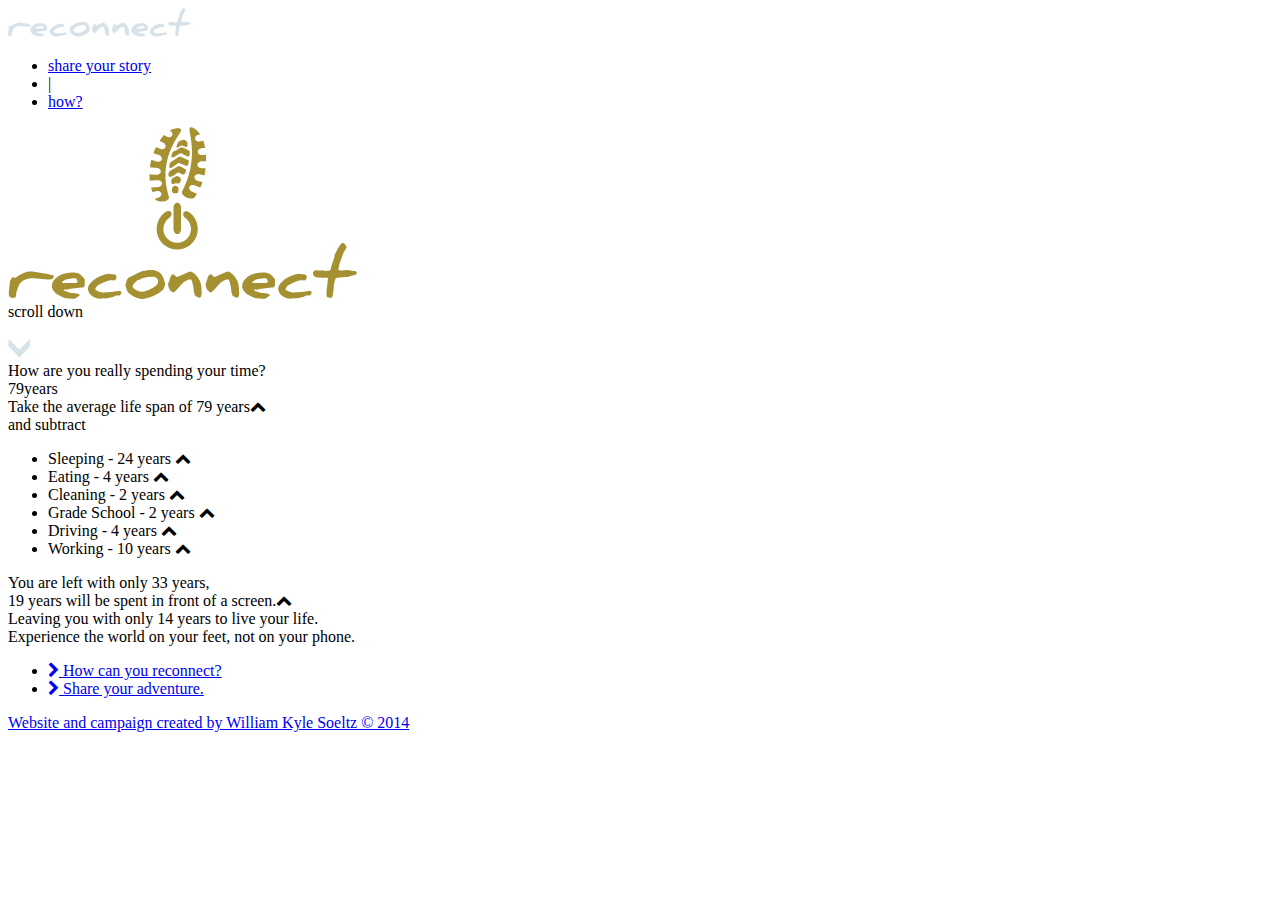
<file: wp-content/themes/reconnect/why-reconnect-assets/index.html>
<!DOCTYPE html>
<!--
    Reconnect Campaign
	William Soeltz-Szoets
    UML Senior Studio Spring 2014
    Index page
-->

<html>
  <head>
    <meta charset = "utf-8" />

    <link rel="shortcut icon" href="img/favicon.ico" type="image/x-icon">
	<link rel="icon" href="img/favicon.ico" type="image/x-icon">

    <link rel = "stylesheet" href = "http://soeltzdesign.com/goreconnect/css/reset.css" />
    <link rel = "stylesheet" href = "http://soeltzdesign.com/goreconnect/css/main.css" />

    <!-- Open Sans Google Font API -->
    <link href='http://fonts.googleapis.com/css?family=Open+Sans:400,300,600,700,800' rel='stylesheet' type='text/css'>
    <!-- Icon Font for Web -->
    <link href="http://netdna.bootstrapcdn.com/font-awesome/4.0.3/css/font-awesome.css" rel="stylesheet">
	<!-- jQuery -->
    <script src="http://ajax.googleapis.com/ajax/libs/jquery/2.0.2/jquery.min.js"></script>

    <script src="http://soeltzdesign.com/goreconnect/js/main.js"></script>


    <title>Reconnect</title>
  </head>



  <body>

  	<!-- Header. Will be a static element -->
  	<div id="header">
  		<div id="headerWrapper">
	  		<div id="logoHome"><a href="index.html"><img src="img/logoText.png" width="183" height="29" title="reconnect" alt="reconnect"/></a></div>
	  		<div id="rightNav">
	  			<ul>
	  				<li><a href="share.html">share your story</a></li>
	  				<li>|</li>
	  				<li><a href="how.html">how?</a></li>
	  				<!--<li>|</li>
	  				<li id="position"></li>  This is for testing purposes only-->
	  			</ul>
	  		</div>
	  	</div>
  	</div>



	<!-- Section 1, contains logo and scroll down prompt -->
	<div id="topLogo">
		<div id="logoCircle">
			<img src="img/logoMain.png" width="349" height="172" title="reconnect" alt="reconnect"/>
		</div>
		scroll down
		<br/><br/>
		<img src="img/down_arrow.png" width="23" height="19" title="scroll down" alt="scroll down"/>
	</div>

	<!-- Section 2, contains statisitcs -->
	<div id="pageExpander"></div>
	<div id="question">
		How are you <span class="semibold">really</span> spending your <span class="semibold">time</span>?
	</div>
	<div id="statistics">

		<div id="clockWrapper">
			<div id="clock">
				<div id="clockScreen"></div>
				<div id="clockWhite"></div>
				<div id="clockText">79<span class="clockSub">years</span></div>
			</div>
		</div>
		<div id="basedAverage_holder">
			<div id="basedAverage">
				Take the average life span of <span class="bold">79</span> years<i class="fa fa-chevron-up sub"></i>
			</div>
		</div>
		<div id="subtract_holder">
			<div id="subtract">
				and subtract&nbsp;
			</div>
		</div>
		<div id="necessities">
			<ul>
				<li id="sleeping">Sleeping - 24 years&nbsp;<i class="fa fa-chevron-up sub"></i></li>
				<li id="eating">Eating - 4 years&nbsp;<i class="fa fa-chevron-up sub"></i></li>
				<li id="cleaning">Cleaning - 2 years&nbsp;<i class="fa fa-chevron-up sub"></i></li>
				<li id="school">Grade School - 2 years&nbsp;<i class="fa fa-chevron-up sub"></i></li>
				<li id="driving">Driving - 4 years&nbsp;<i class="fa fa-chevron-up sub"></i></li>
				<li id="working">Working - 10 years&nbsp;<i class="fa fa-chevron-up sub"></i></li>
			</ul>
		</div>
		<div id="only33">
			You are left with only <span class="bold">33</span> years,
		</div>
		<div id="sixtyPercent">
			19 years will be spent in front of a screen.<i class="fa fa-chevron-up sub darkteal"></i>
		</div>
	</div>
	<!-- Section 3, states time remaining -->
	<div id="timeRemains">
		Leaving you with only <span class='semibold'>14 years to live</span> your life.
	</div>


	<!-- Footer. Will scroll up once statistics are done -->
	<div id="footer">
		<div id="footerWrapper">
			<div id="feetNotPhone">
				Experience the world on your feet, not on your phone.
			</div>
			<div id="bottomNav">
				<ul>
					<li><a href="how.html"><i class="fa fa-chevron-right"></i> How can you reconnect?</a></li>
					<li><a href="share.html"><i class="fa fa-chevron-right"></i> Share your adventure.</a></li>
				</ul>
			</div>
		</div>
	</div>

	<a class="credits" href="http://soeltzdesign.com" target="_blank">Website and campaign created by William Kyle Soeltz &copy; 2014</a>



  </body>

</html>
</file>
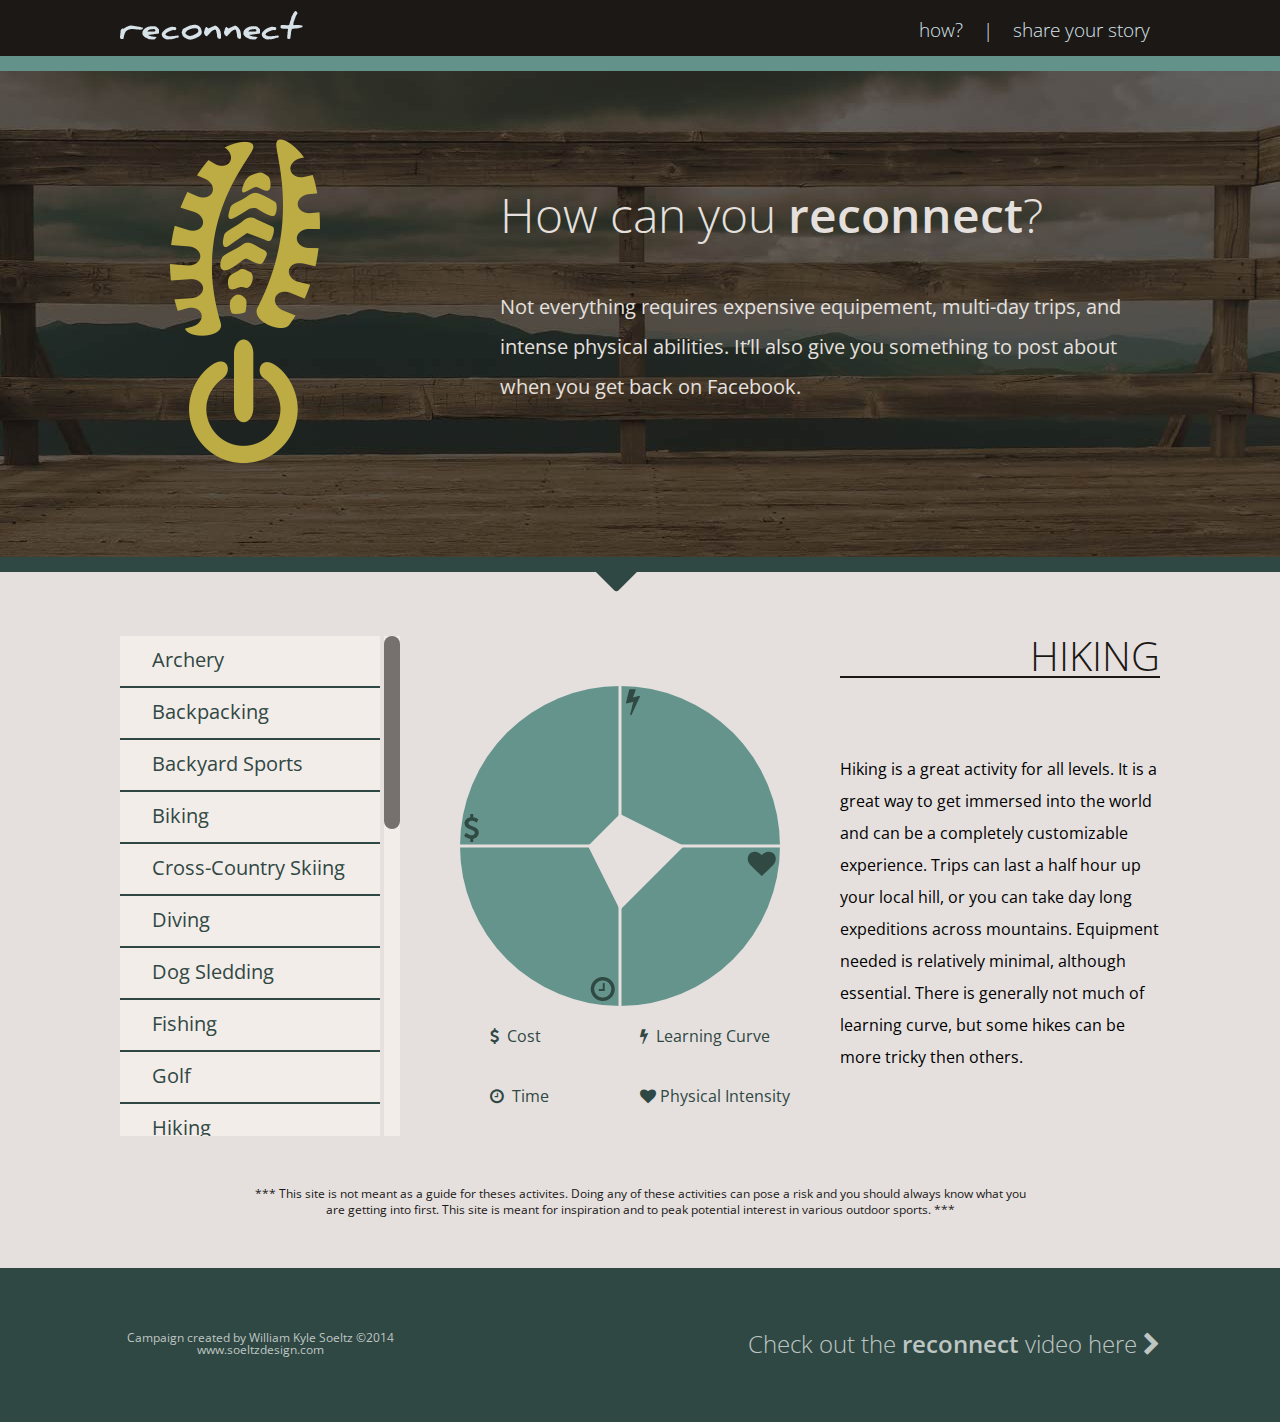
<file: wp-content/themes/reconnect/why-reconnect-assets/how.html>
<!DOCTYPE html>
<!--
    Reconnect Campaign
	  William Soeltz-Szoets
    UML Senior Studio Spring 2014
    How page
-->

<html>
  <head>
    <meta charset = "utf-8" />

    <link rel="shortcut icon" href="img/favicon.ico" type="image/x-icon">
    <link rel="icon" href="img/favicon.ico" type="image/x-icon">
    
    <link rel = "stylesheet" href = "css/reset.css" />
    <link rel = "stylesheet" href = "css/headerfooter.css" />
    <link rel = "stylesheet" href = "css/how.css" />
    
    <!-- Open Sans Google Font API -->
    <link href='http://fonts.googleapis.com/css?family=Open+Sans:400,300,600,700,800' rel='stylesheet' type='text/css'/>
    <!-- Icon Font for Web -->
    <link href="http://netdna.bootstrapcdn.com/font-awesome/4.0.3/css/font-awesome.css" rel="stylesheet"/>
	  <!-- jQuery -->
    <script src="http://ajax.googleapis.com/ajax/libs/jquery/2.0.2/jquery.min.js"></script>

    <!-- styles needed by jScrollPane -->
    <link type="text/css" href="css/jquery.jscrollpane.css" rel="stylesheet" media="all" />
    <!-- the mousewheel plugin - optional to provide mousewheel support -->
    <script type="text/javascript" src="js/jquery.mousewheel.js"></script>
    <!-- the jScrollPane script -->
    <script type="text/javascript" src="js/jquery.jscrollpane.min.js"></script>

    <!-- script and styles for colorbox -->
    <link rel="stylesheet" href="css/colorbox.css" />
    <script src="js/jquery.colorbox.js"></script>

    <!-- JS specific to how.html -->
    <script src="js/how.js"></script>
    
    
    <title>Reconnect</title>
  </head>
  <body>
    <div id="container">
    	<!-- Header. Will be a static element -->
    	<div id="header">
    		<div id="headerWrapper">
  	  		<div id="logoHome"><a href="index.html"><img src="img/logoText.png" width="183" height="29" title="reconnect" alt="reconnect"/></a></div>
  	  		<div id="rightNav">
  	  			<ul>
  	  				<li><a id="list1" href="javascript:void(0)"><a href="share.html">share your story</a></a></li>
  	  				<li><a id="list1" href="javascript:void(0)">|</a></li>
  	  				<li><a id="list1" href="javascript:void(0)"><a href="how.html">how?</a></a></li>
  	  			</ul>
  	  		</div>
  	  	</div>
    	</div>
      <div id="headerborder"></div>

      <div id="introWrapper">
        <div id="intro">
          <h3>How can you <span class="bold">reconnect</span>?</h3>
          <p class="intro">Not everything requires expensive equipement, multi-day trips, and intense physical abilities. It’ll also give you something to post about when you get back on Facebook.</p>
          <img id="downArrow" src="img/arrow.png" width="47" height="27"/>
        </div>
      </div>

      <div id="content" class="clearfix">
        <div id="options">
          <ul>
            <li><a id="list00" href="javascript:void(0)">archery</a></li>
            <li><a id="list01" href="javascript:void(0)">backpacking</a></li>
            <li><a id="list02" href="javascript:void(0)">backyard sports</a></li>
            <li><a id="list03" href="javascript:void(0)">biking</a></li>
            <li><a id="list04" href="javascript:void(0)">cross-Country skiing</a></li>
            <li><a id="list05" href="javascript:void(0)">diving</a></li>
            <li><a id="list06" href="javascript:void(0)">dog sledding</a></li>
            <li><a id="list07" href="javascript:void(0)">fishing</a></li>
            <li><a id="list08" href="javascript:void(0)">golf</a></li>
            <li><a id="list09" href="javascript:void(0)">hiking</a></li>
            <li><a id="list10" href="javascript:void(0)">horseback riding</a></li>
            <li><a id="list11" href="javascript:void(0)">ice climbing</a></li>
            <li><a id="list12" href="javascript:void(0)">ice skating</a></li>
            <li><a id="list13" href="javascript:void(0)">paddling and rowing</a></li>
            <li><a id="list14" href="javascript:void(0)">rock climbing</a></li>
            <li><a id="list15" href="javascript:void(0)">rollerblading</a></li>
            <li><a id="list16" href="javascript:void(0)">rope course</a></li>
            <li><a id="list17" href="javascript:void(0)">running</a></li>
            <li><a id="list18" href="javascript:void(0)">skiing/Snowboarding</a></li>
            <li><a id="list19" href="javascript:void(0)">snorkeling</a></li>
            <li><a id="list20" href="javascript:void(0)">snowshoeing</a></li>
            <li><a id="list21" href="javascript:void(0)">surfing</a></li>
            <li><a id="list22" href="javascript:void(0)">swimming</a></li>
            <li><a id="list23" href="javascript:void(0)">walking</a></li>
            <li><a id="list24" href="javascript:void(0)">white water rafting</a></li>
          </ul>
        </div>
        <div id="circle">
          <canvas id="myCanvas" width="320" height="320"></canvas>
          <img src="img/canvasOverlay.png" width="320" height="320" id="canvasOverlay"/>
          <table>
            <tr>
              <td><i class="fa fa-usd"></i>&nbsp;&nbsp;Cost</td>
              <td><i class="fa fa-bolt"></i>&nbsp;&nbsp;Learning Curve</td>
            </tr>
            <tr>
              <td><i class="fa fa-clock-o"></i>&nbsp;&nbsp;Time</td>
              <td><i class="fa fa-heart"></i>&nbsp;Physical Intensity</td>
            </tr>
          </table>
        </div>
        <div id="description">
          <h4 id="activityname">Hiking</h4>
          <p id="activitydescription">Hiking is a great activity for all levels. It is a great way to get immersed into the world and can be a completely customizable experience. Trips can last a half hour up your local hill, or you can take day long expeditions across mountains. Equipment needed is relatively minimal, although essential. There is generally not much of learning curve, but some hikes can be more tricky then others.</p>
        </div>
      </div>
      <div id="disclaimer">*** This site is not meant as a guide for theses activites. Doing any of these activities can pose a risk and you should always know what you are getting into first. This site is meant for inspiration and to peak potential interest in various outdoor sports. ***</div>

      <div id="footer">
        <div id="footerwrapper" class="clearfix">
          <div id="copyright">Campaign created by William Kyle Soeltz ©2014<br><a href="http://www.soeltzdesign.com" target="_blank">www.soeltzdesign.com</a></div>
          <div id="videolink"><a class="youtube" href="http://www.youtube.com/embed/YY8gfYZkEH8?rel=0&amp;wmode=transparent">Check out the <span class="bold">reconnect</span> video here <i class="fa fa-chevron-right"></i></a></div>
        </div>
      </div>
    </div>

   </body>
</html>
</file>
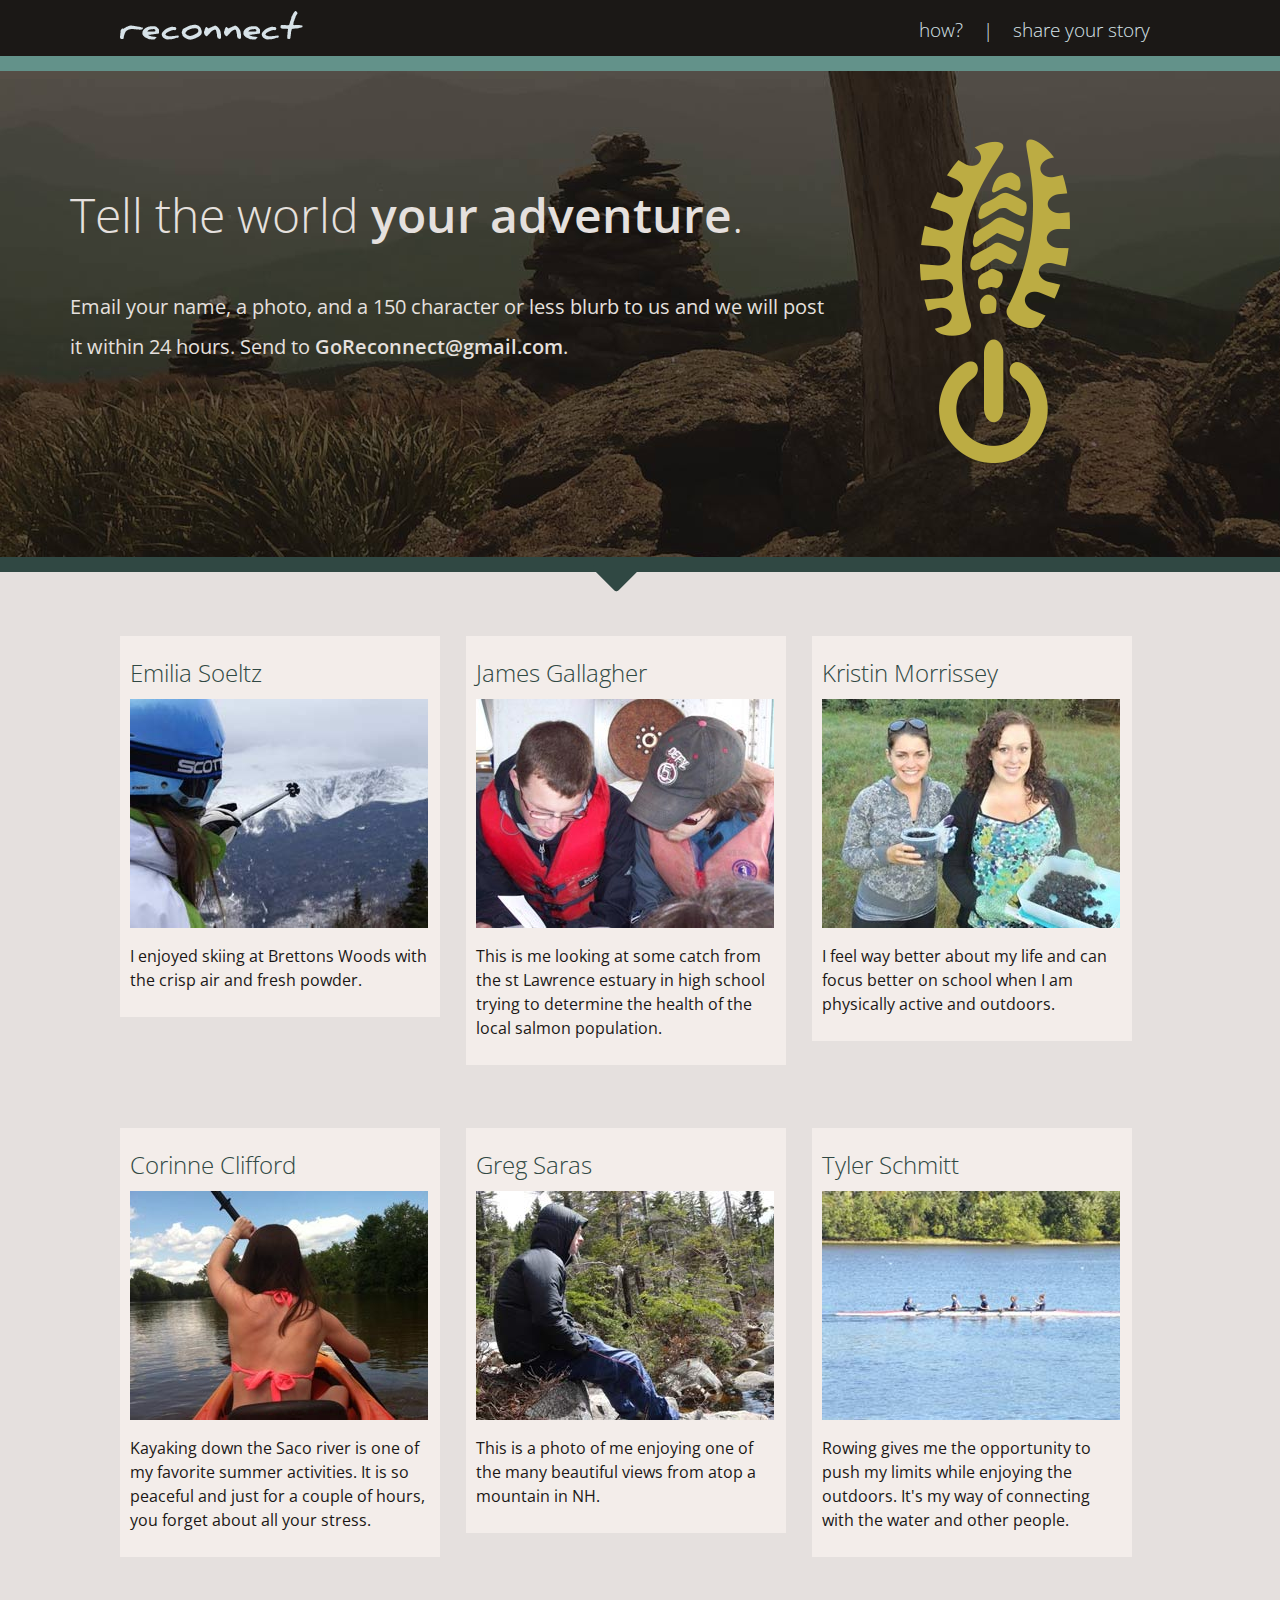
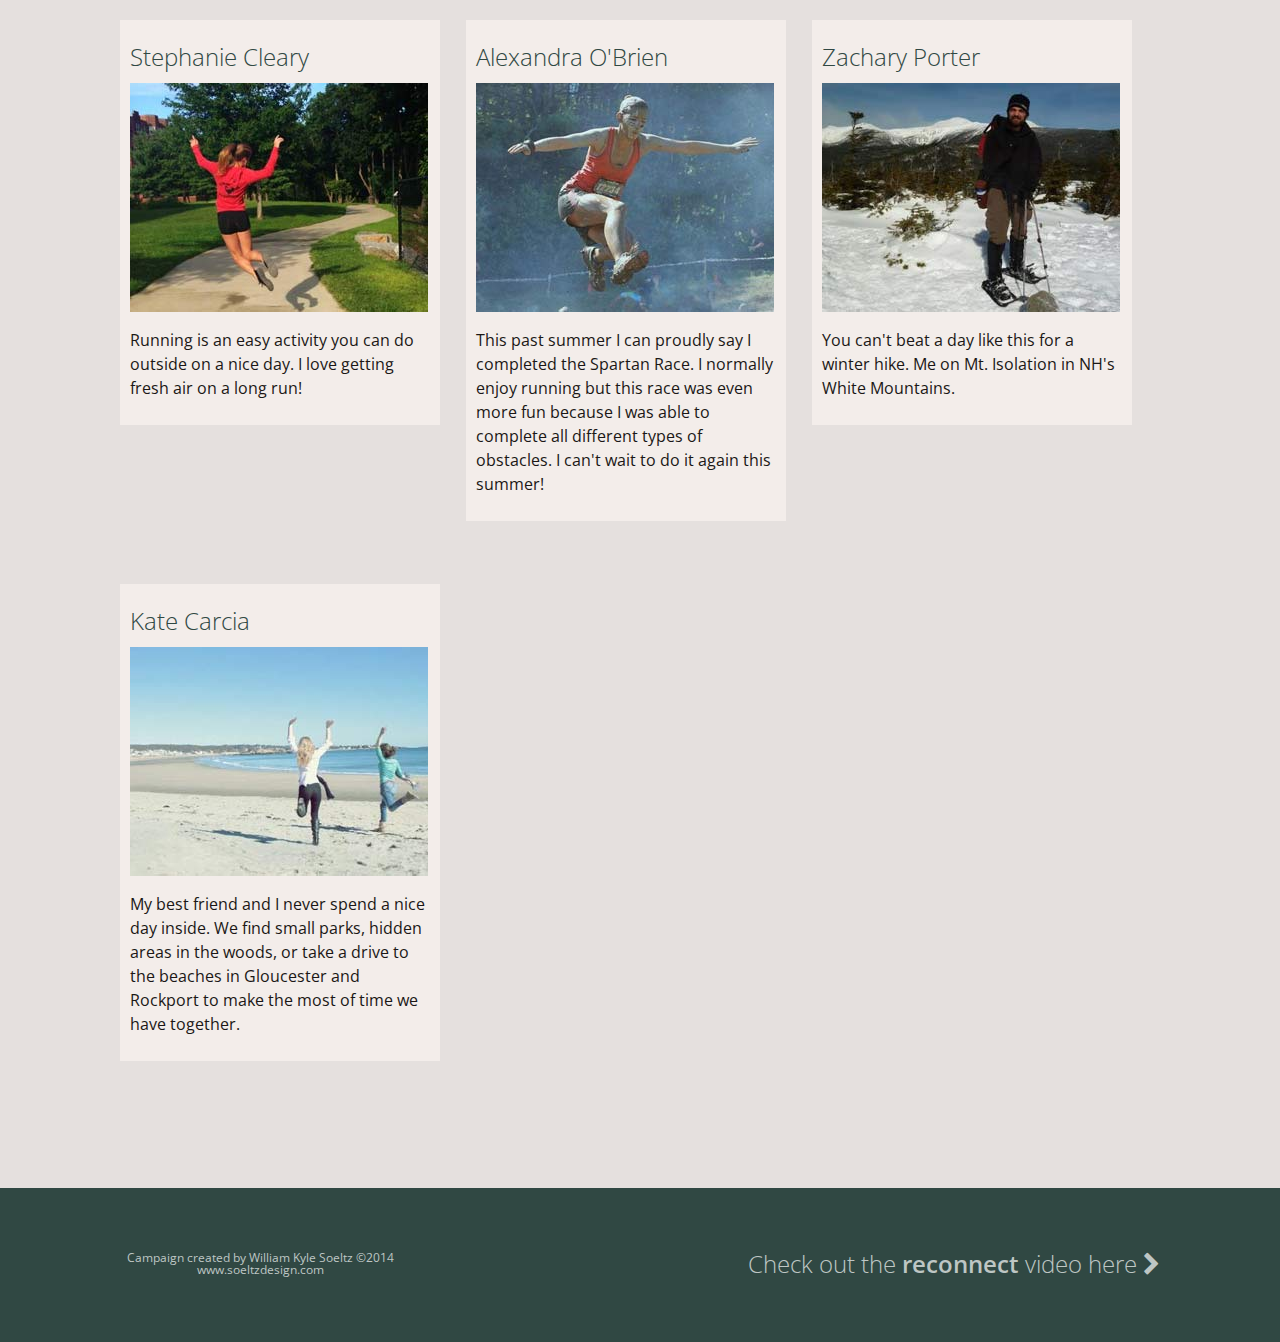
<file: wp-content/themes/reconnect/why-reconnect-assets/share.html>
<!DOCTYPE html>
<!--
    Reconnect Campaign
	  William Soeltz-Szoets
    UML Senior Studio Spring 2014
    Share page
-->

<html>
  <head>
    <meta charset = "utf-8" />

    <link rel="shortcut icon" href="img/favicon.ico" type="image/x-icon">
    <link rel="icon" href="img/favicon.ico" type="image/x-icon">
    
    <link rel = "stylesheet" href = "css/reset.css" />
    <link rel = "stylesheet" href = "css/headerfooter.css" />
    <link rel = "stylesheet" href = "css/share.css" />
    
    <!-- Open Sans Google Font API -->
    <link href='http://fonts.googleapis.com/css?family=Open+Sans:400,300,600,700,800' rel='stylesheet' type='text/css'/>
    <!-- Icon Font for Web -->
    <link href="http://netdna.bootstrapcdn.com/font-awesome/4.0.3/css/font-awesome.css" rel="stylesheet"/>
	  <!-- jQuery -->
    <script src="http://ajax.googleapis.com/ajax/libs/jquery/2.0.2/jquery.min.js"></script>

    <!-- script and styles for colorbox -->
    <link rel="stylesheet" href="css/colorbox.css" />
    <script src="js/jquery.colorbox.js"></script>

    <!-- JS specific to share.html -->
    <script src="js/share.js"></script>
    
    
    <title>Reconnect</title>
  </head>
  <body>
    <div id="container">
    	<!-- Header. Will be a static element -->
    	<div id="header">
    		<div id="headerWrapper">
  	  		<div id="logoHome"><a href="index.html"><img src="img/logoText.png" width="183" height="29" title="reconnect" alt="reconnect"/></a></div>
  	  		<div id="rightNav">
  	  			<ul>
  	  				<li><a id="list1" href="javascript:void(0)"><a href="share.html">share your story</a></a></li>
  	  				<li><a id="list1" href="javascript:void(0)">|</a></li>
  	  				<li><a id="list1" href="javascript:void(0)"><a href="how.html">how?</a></a></li>
  	  			</ul>
  	  		</div>
  	  	</div>
    	</div>
      <div id="headerborder"></div>

      <div id="introWrapper">
        <div id="intro">
          <h3>Tell the world <span class="bold">your adventure</span>.</h3>
          <p class="intro">Email your name, a photo, and a 150 character or less blurb to us and we will post it within 24 hours. Send to <a href="mailto:goreconnect@gmail.com">GoReconnect@gmail.com</a>.</p>
          <img id="downArrow" src="img/arrow.png" width="47" height="27"/>
        </div>
      </div>

      <div id="content" class="clearfix">
      

        <div class="row clearfix">
          <div class="box">
            <h4>Emilia Soeltz</h4>
            <img src="img/shareimages/img0001.jpg" width="298" height="229" title="Reconnect" alt="Reconnect"/>
            <p>I enjoyed skiing at Brettons Woods with the crisp air and fresh powder.</p>
          </div>
          <div class="box">
            <h4>James Gallagher</h4>
            <img src="img/shareimages/img0002.jpg" width="298" height="229" title="Reconnect" alt="Reconnect"/>
            <p>This is me looking at some catch from the st Lawrence estuary in high school trying to determine the health of the local salmon population.</p>
          </div>
          <div class="box last">
            <h4>Kristin Morrissey</h4>
            <img src="img/shareimages/img0003.jpg" width="298" height="229" title="Reconnect" alt="Reconnect"/>
            <p>I feel way better about my life and can focus better on school when I am physically active and outdoors.</p>
          </div>
        </div>

        <div class="row clearfix">
          <div class="box">
            <h4>Corinne Clifford</h4>
            <img src="img/shareimages/img0004.jpg" width="298" height="229" title="Reconnect" alt="Reconnect"/>
            <p>Kayaking down the Saco river is one of my favorite summer activities. It is so peaceful and just for a couple of hours, you forget about all your stress.</p>
          </div>
          <div class="box">
            <h4>Greg Saras</h4>
            <img src="img/shareimages/img0005.jpg" width="298" height="229" title="Reconnect" alt="Reconnect"/>
            <p>This is a photo of me enjoying one of the many beautiful views from atop a mountain in NH.</p>
          </div>
          <div class="box last">
            <h4>Tyler Schmitt</h4>
            <img src="img/shareimages/img0006.jpg" width="298" height="229" title="Reconnect" alt="Reconnect"/>
            <p>Rowing gives me the opportunity to push my limits while enjoying the outdoors. It's my way of connecting with the water and other people.</p>
          </div>
        </div>

        <div class="row clearfix">
          <div class="box">
            <h4>Stephanie Cleary</h4>
            <img src="img/shareimages/img0007.jpg" width="298" height="229" title="Reconnect" alt="Reconnect"/>
            <p>Running is an easy activity you can do outside on a nice day. I love getting fresh air on a long run!</p>
          </div>
          <div class="box">
            <h4>Alexandra O'Brien</h4>
            <img src="img/shareimages/img0008.jpg" width="298" height="229" title="Reconnect" alt="Reconnect"/>
            <p>This past summer I can proudly say I completed the Spartan Race. I normally enjoy running but this race was even more fun because I was able to complete all different types of obstacles. I can't wait to do it again this summer!</p>
          </div>
          <div class="box last">
            <h4>Zachary Porter</h4>
            <img src="img/shareimages/img0009.jpg" width="298" height="229" title="Reconnect" alt="Reconnect"/>
            <p>You can't beat a day like this for a winter hike.  Me on Mt. Isolation in NH's White Mountains.</p>
          </div>
        </div>

         <div class="row clearfix">
          <div class="box">
            <h4>Kate Carcia</h4>
            <img src="img/shareimages/img0010.jpg" width="298" height="229" title="Reconnect" alt="Reconnect"/>
            <p>My best friend and I never spend a nice day inside. We find small parks, hidden areas in the woods, or take a drive to the beaches in Gloucester and Rockport to make the most of time we have together.</p>
          </div>
          <!--<div class="box">
            <h4>Alexandra O'Brien</h4>
            <img src="img/shareimages/img0008.jpg" width="298" height="229" title="Reconnect" alt="Reconnect"/>
            <p>This past summer I can proudly say I completed the Spartan Race. I normally enjoy running but this race was even more fun because I was able to complete all different types of obstacles. I can't wait to do it again this summer!</p>
          </div>
          <div class="box last">
            <h4>Zachary Porter</h4>
            <img src="img/shareimages/img0009.jpg" width="298" height="229" title="Reconnect" alt="Reconnect"/>
            <p>You can't beat a day like this for a winter hike.  Me on Mt. Isolation in NH's White Mountains.</p>
          </div>-->
        </div>



      </div>

      <div id="footer">
        <div id="footerwrapper" class="clearfix">
          <div id="copyright">Campaign created by William Kyle Soeltz ©2014<br><a href="http://www.soeltzdesign.com" target="_blank">www.soeltzdesign.com</a></div>
          <div id="videolink"><a class="youtube" href="http://www.youtube.com/embed/YY8gfYZkEH8?rel=0&amp;wmode=transparent">Check out the <span class="bold">reconnect</span> video here <i class="fa fa-chevron-right"></i></a></div>
        </div>
      </div>
    </div>

   </body>
</html>
</file>
<file: wp-content/themes/reconnect/why-reconnect-assets/css/headerfooter.css>
/***********************

	Reconnect Campaign
	William Soeltz-Szoets
    UML Senior Studio Spring 2014
    Header and footer styling for how.html and share.html

***********************/

/***********************

			Base Styles

***********************/


body{
	font-family: "Open Sans";
	background-position: center 0px;
}




/***********************

			Alignment

**********************/

	/*************

			Header

	*************/

	/* position header to stretch across screen and be static */
	div#header{
		width:100%;
		height:45px;
		padding-top: 11px;
		background-color: #1b1816; /* warm black */
		position: fixed;
		top: 0px;
		z-index: 100000;
	}

	div#headerWrapper{
		width: 1040px;
		margin: 0 auto;
		color: #d7e2e8; /* blue white */
	}

	div#logoHome{
		float: left;
	}

	div#header ul{
		list-style-type: none;
		margin: 0;
		padding: 0;

	}

	div#header li{
		float: right;
		margin: 10px;
		font-size: 14pt;
		font-weight: 300;
	}

	div#header a{
		color: #d7e2e8; /* blue white */
		text-decoration: none;
	}

	div#header a:hover{
		text-decoration: underline;
	}

	div#headerborder{
		width: 100%;
		height: 56px;
		border-bottom: solid 15px #63928a;
		position: absolute;
		top: 0;
	}


body{
	background-color: #e5e0de;
	
}

	/*************

			Intro

	*************/
	div#introWrapper{
		width: 100%;
		background-repeat: no-repeat;
		background-position: center -320px;
		border-bottom: solid 15px #304843;
	}

	div#intro{
		display: block;
		width: 660px;
		margin: 0 auto;
		margin-top: 71px;
		color: #e5e0de;
		padding-left: 380px;
		height: 366px;
		padding-top: 120px;
		background-image: url(../img/logoMarkOnly.png);
		background-repeat: no-repeat;
		background-position: 50px 68px;
		position: relative;
	}

	div#intro h3{
		font-size: 48px;
		font-weight: 300;
		margin-bottom: 48px;
	}

	div#intro p{
		font-size: 20px;
		font-weight: 400;
		line-height: 2em;
	}

	.bold{
		font-weight: 600;
	}

	#downArrow{
		position: absolute;
		bottom: -35px;
		right: 50%;
		z-index: 1000;
	}

	/*************

			Footer

	*************/

	div#footer{
		width: 100%;
		height: 154px;
		background-color: #304843;
		color: #bec6c4; 
	}

	div#footer a{
		color: #bec6c4;
		text-decoration: none;
	}

	div#footer a:hover{
		text-decoration: underline;
	}

	div#footerwrapper{
		width: 1040px;
		margin: 0 auto;
	}

	div#copyright{
		width: 280px;
		float: left;
		text-align: center;
		padding-top: 64px;
		font-size: 12px;
	}

	div#videolink{
		width: 520px;
		float: right;
		text-align: right;
		padding-top: 64px;
		font-size: 24px;
		font-weight: 300;
	}
</file>
<file: wp-content/themes/reconnect/why-reconnect-assets/css/how.css>
div#introWrapper{
	background-image: url(../img/howBg.jpg);
}

	/*************

			Main Content

	*************/

	div#content{
		width: 1040px;
		margin: 0 auto;
		margin-top: 64px;
		height: 500px;
	}

	div#options{
		width: 280px;
		height: 500px;
		margin-right: 40px;
		overflow: auto;
		float: left;
		display: inline-block;
	}
		div#options ul li a{
			display: block;
			height: 36px;
			border-bottom: solid 2px #304843;
			text-decoration: none;
			background-color: #f3edea;
			color: #304843;
			font-size: 20px;
			text-transform: capitalize;
			padding-left: 32px;
			padding-top: 14px;
		}
		div#options ul li a:hover{
			color: #f3edea;
			background-color: #304843;
		}

	div#circle{
		width: 320px;
		float: left;
		margin: 0 20px;
		padding-top: 50px;
		margin-right: 60px;
		height: 450px;
		position: relative;
	}

	div#circle table{
		width: 300px;
		margin-top: 20px;
		margin-left: 30px;
	}

	div#circle td{
		width: 150px;
		height: 60px;
		color:  #304843;
	}

	#canvasOverlay{
		position: absolute;
		top: 50px;
		left: 0px;
	}

	div#description{
		width: 320px;
		float: left;
		height: 500px;
	}

	h4#activityname{
		text-align: right;
		font-weight: 300;
		width: 100%;
		border-bottom: solid 2px #1b1816;
		color: #1b1816;
		text-transform: uppercase;
		font-size: 40px;
		margin-bottom: 75px;
	}

	p#activitydescription{
		line-height: 2em;
		font-size: 16px;
	}

	div#disclaimer{
		width: 786px;
		margin: 50px auto;
		color: #1b1816;
		font-size: 12px;
		text-align: center;
		line-height: 1.35em;
	}
</file>
<file: wp-content/themes/reconnect/why-reconnect-assets/css/colorbox.css>
/*
    Colorbox Core Style:
    The following CSS is consistent between example themes and should not be altered.
*/
#colorbox, #cboxOverlay, #cboxWrapper{position:absolute; top:0; left:0; z-index:9999; overflow:hidden;}
#cboxWrapper {max-width:none;}
#cboxOverlay{position:fixed; width:100%; height:100%;}
#cboxMiddleLeft, #cboxBottomLeft{clear:left;}
#cboxContent{position:relative;}
#cboxLoadedContent{overflow:auto; -webkit-overflow-scrolling: touch;}
#cboxTitle{margin:0;}
#cboxLoadingOverlay, #cboxLoadingGraphic{position:absolute; top:0; left:0; width:100%; height:100%;}
#cboxPrevious, #cboxNext, #cboxClose, #cboxSlideshow{cursor:pointer;}
.cboxPhoto{float:left; margin:auto; border:0; display:block; max-width:none; -ms-interpolation-mode:bicubic;}
.cboxIframe{width:100%; height:100%; display:block; border:0; padding:0; margin:0;}
#colorbox, #cboxContent, #cboxLoadedContent{box-sizing:content-box; -moz-box-sizing:content-box; -webkit-box-sizing:content-box;}

/* 
    User Style:
    Change the following styles to modify the appearance of Colorbox.  They are
    ordered & tabbed in a way that represents the nesting of the generated HTML.
*/
#cboxOverlay{background:url(images/overlay.png) repeat 0 0;}
#colorbox{outline:0;}
    #cboxTopLeft{width:21px; height:21px; background:url(images/controls.png) no-repeat -101px 0;}
    #cboxTopRight{width:21px; height:21px; background:url(images/controls.png) no-repeat -130px 0;}
    #cboxBottomLeft{width:21px; height:21px; background:url(images/controls.png) no-repeat -101px -29px;}
    #cboxBottomRight{width:21px; height:21px; background:url(images/controls.png) no-repeat -130px -29px;}
    #cboxMiddleLeft{width:21px; background:url(images/controls.png) left top repeat-y;}
    #cboxMiddleRight{width:21px; background:url(images/controls.png) right top repeat-y;}
    #cboxTopCenter{height:21px; background:url(images/border.png) 0 0 repeat-x;}
    #cboxBottomCenter{height:21px; background:url(images/border.png) 0 -29px repeat-x;}
    #cboxContent{background:#fff; overflow:hidden;}
        .cboxIframe{background:#fff;}
        #cboxError{padding:50px; border:1px solid #ccc;}
        #cboxLoadedContent{margin-bottom:28px;}
        #cboxTitle{position:absolute; bottom:4px; left:0; text-align:center; width:100%; color:#949494;}
        #cboxCurrent{position:absolute; bottom:4px; left:58px; color:#949494;}
        #cboxLoadingOverlay{background:url(images/loading_background.png) no-repeat center center;}
        #cboxLoadingGraphic{background:url(images/loading.gif) no-repeat center center;}

        /* these elements are buttons, and may need to have additional styles reset to avoid unwanted base styles */
        #cboxPrevious, #cboxNext, #cboxSlideshow, #cboxClose {border:0; padding:0; margin:0; overflow:visible; width:auto; background:none; }
        
        /* avoid outlines on :active (mouseclick), but preserve outlines on :focus (tabbed navigating) */
        #cboxPrevious:active, #cboxNext:active, #cboxSlideshow:active, #cboxClose:active {outline:0;}

        #cboxSlideshow{position:absolute; bottom:4px; right:30px; color:#0092ef;}
        #cboxPrevious{position:absolute; bottom:0; left:0; background:url(images/controls.png) no-repeat -75px 0; width:25px; height:25px; text-indent:-9999px;}
        #cboxPrevious:hover{background-position:-75px -25px;}
        #cboxNext{position:absolute; bottom:0; left:27px; background:url(images/controls.png) no-repeat -50px 0; width:25px; height:25px; text-indent:-9999px;}
        #cboxNext:hover{background-position:-50px -25px;}
        #cboxClose{position:absolute; bottom:0; right:0; background:url(images/controls.png) no-repeat -25px 0; width:25px; height:25px; text-indent:-9999px;}
        #cboxClose:hover{background-position:-25px -25px;}

/*
  The following fixes a problem where IE7 and IE8 replace a PNG's alpha transparency with a black fill
  when an alpha filter (opacity change) is set on the element or ancestor element.  This style is not applied to or needed in IE9.
  See: http://jacklmoore.com/notes/ie-transparency-problems/
*/
.cboxIE #cboxTopLeft,
.cboxIE #cboxTopCenter,
.cboxIE #cboxTopRight,
.cboxIE #cboxBottomLeft,
.cboxIE #cboxBottomCenter,
.cboxIE #cboxBottomRight,
.cboxIE #cboxMiddleLeft,
.cboxIE #cboxMiddleRight {
    filter: progid:DXImageTransform.Microsoft.gradient(startColorstr=#00FFFFFF,endColorstr=#00FFFFFF);
}
</file>
<file: wp-content/themes/reconnect/why-reconnect-assets/css/share.css>
div#introWrapper{
	background-image: url(../img/shareBg.jpg);
	background-position: center -120px;
}

div#intro{
		width: 760px;
		padding-left: 0px;
		padding-right: 380px;
		background-position: 850px 68px;
	}

div#intro a{
	color: inherit;
	text-decoration: none;
	font-weight: 600;
}

div#intro a:hover{
	text-decoration: underline;
}

	/*************

			Main Content

	*************/

	div#content{
		width: 1040px;
		margin: 64px auto;
	}

		div.row{
			padding-bottom: 63px;
		}

			div.box{
				float: left;
				width: 300px;
				padding: 25px 10px;
				background-color: #f3edea;
				margin-right: 26px;
			}

			div.last{
				margin-right: 0px;
			}

			div.box h4{
				margin-bottom: 14px;
				font-size: 24px;
				font-weight: 300;
				color: #304843;
			}

			div.box img{
				margin-bottom: 14px;
			}

			div.box p{
				line-height: 1.5em;
				color: #1b1816;
			}
</file>
